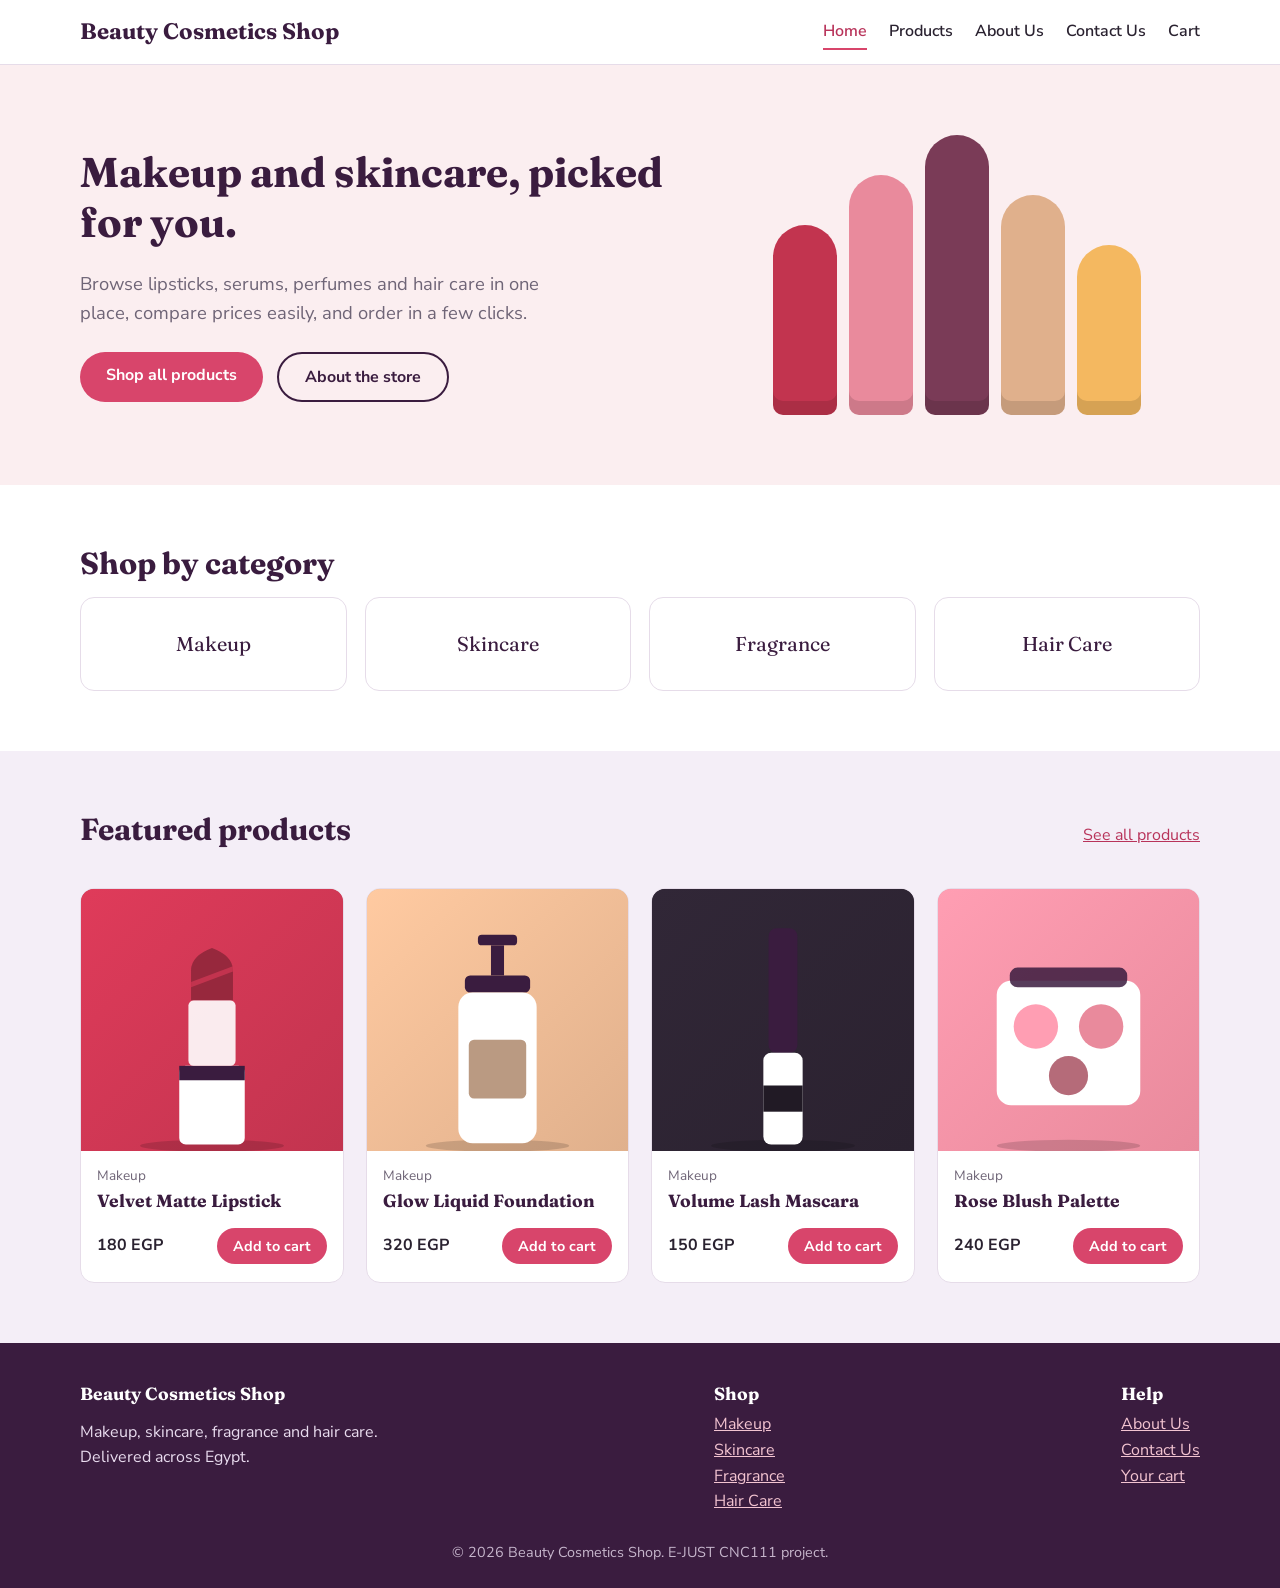
<file: index.html>
<!DOCTYPE html>
<html lang="en">
<head>
  <meta charset="UTF-8">
  <meta name="viewport" content="width=device-width, initial-scale=1">
  <meta name="description" content="Beauty Cosmetics Shop - makeup, skincare, fragrance and hair care delivered in Egypt.">
  <title>Beauty Cosmetics Shop | Home</title>
  <link rel="icon" href="data:image/svg+xml,%3Csvg xmlns=%27http://www.w3.org/2000/svg%27 viewBox=%270 0 100 100%27%3E%3Ccircle cx=%2750%27 cy=%2750%27 r=%2748%27 fill=%27%23d8456b%27/%3E%3Cpath d=%27M42 78V40h16v38z%27 fill=%27%23fff%27/%3E%3Cpath d=%27M44 40c0-10 3-16 6-22 3 6 6 12 6 22z%27 fill=%27%233a1c3f%27/%3E%3C/svg%3E">
  <link rel="preconnect" href="https://fonts.googleapis.com">
  <link rel="stylesheet" href="https://fonts.googleapis.com/css2?family=Fraunces:wght@600;700&family=Nunito+Sans:wght@400;600;700&display=swap">
  <link rel="stylesheet" href="style.css">
  <link rel="stylesheet" href="responsive.css">
</head>
<body>
  <a class="skip-link" href="#main">Skip to main content</a>

  <!-- ===== Header ===== -->
  <header class="site-header">
    <div class="container">
      <a class="logo" href="index.html">Beauty Cosmetics Shop</a>
      <nav class="main-nav" aria-label="Main navigation">
        <ul>
          <li><a href="index.html" aria-current="page">Home</a></li>
          <li><a href="products.html">Products</a></li>
          <li><a href="about.html">About Us</a></li>
          <li><a href="contact.html">Contact Us</a></li>
          <li><a href="cart.html">Cart</a></li>
        </ul>
      </nav>
    </div>
  </header>

  <!-- ===== Main content ===== -->
  <main id="main">
    <!-- Hero -->
    <section class="hero">
      <div class="container">
        <div>
          <h1>Makeup and skincare, picked for you.</h1>
          <p>Browse lipsticks, serums, perfumes and hair care in one place, compare prices easily, and order in a few clicks.</p>
          <div class="hero-actions">
            <a class="btn" href="products.html">Shop all products</a>
            <a class="btn btn-outline" href="about.html">About the store</a>
          </div>
        </div>
        <div class="shades" aria-hidden="true">
          <div class="shade"></div><div class="shade"></div><div class="shade"></div>
          <div class="shade"></div><div class="shade"></div>
        </div>
      </div>
    </section>

    <!-- Categories -->
    <section class="section">
      <div class="container">
        <h2>Shop by category</h2>
        <div class="category-grid">
          <a class="category-link" href="products.html?category=Makeup">Makeup</a>
          <a class="category-link" href="products.html?category=Skincare">Skincare</a>
          <a class="category-link" href="products.html?category=Fragrance">Fragrance</a>
          <a class="category-link" href="products.html?category=Hair Care">Hair Care</a>
        </div>
      </div>
    </section>

    <!-- Featured products (filled by main.js) -->
    <section class="section section-alt">
      <div class="container">
        <div class="section-head">
          <h2>Featured products</h2>
          <a href="products.html">See all products</a>
        </div>
        <div class="product-grid" id="featured-grid"></div>
      </div>
    </section>
  </main>

  <!-- ===== Footer ===== -->
  <footer class="site-footer">
    <div class="container">
      <div>
        <h3>Beauty Cosmetics Shop</h3>
        <p>Makeup, skincare, fragrance and hair care.<br>Delivered across Egypt.</p>
      </div>
      <div>
        <h3>Shop</h3>
        <ul>
          <li><a href="products.html?category=Makeup">Makeup</a></li>
          <li><a href="products.html?category=Skincare">Skincare</a></li>
          <li><a href="products.html?category=Fragrance">Fragrance</a></li>
          <li><a href="products.html?category=Hair Care">Hair Care</a></li>
        </ul>
      </div>
      <div>
        <h3>Help</h3>
        <ul>
          <li><a href="about.html">About Us</a></li>
          <li><a href="contact.html">Contact Us</a></li>
          <li><a href="cart.html">Your cart</a></li>
        </ul>
      </div>
    </div>
    <p class="copyright">&copy; 2026 Beauty Cosmetics Shop. E-JUST CNC111 project.</p>
  </footer>

  <script src="products.js"></script>
  <script src="cart.js"></script>
  <script src="main.js"></script>
</body>
</html>
</file>
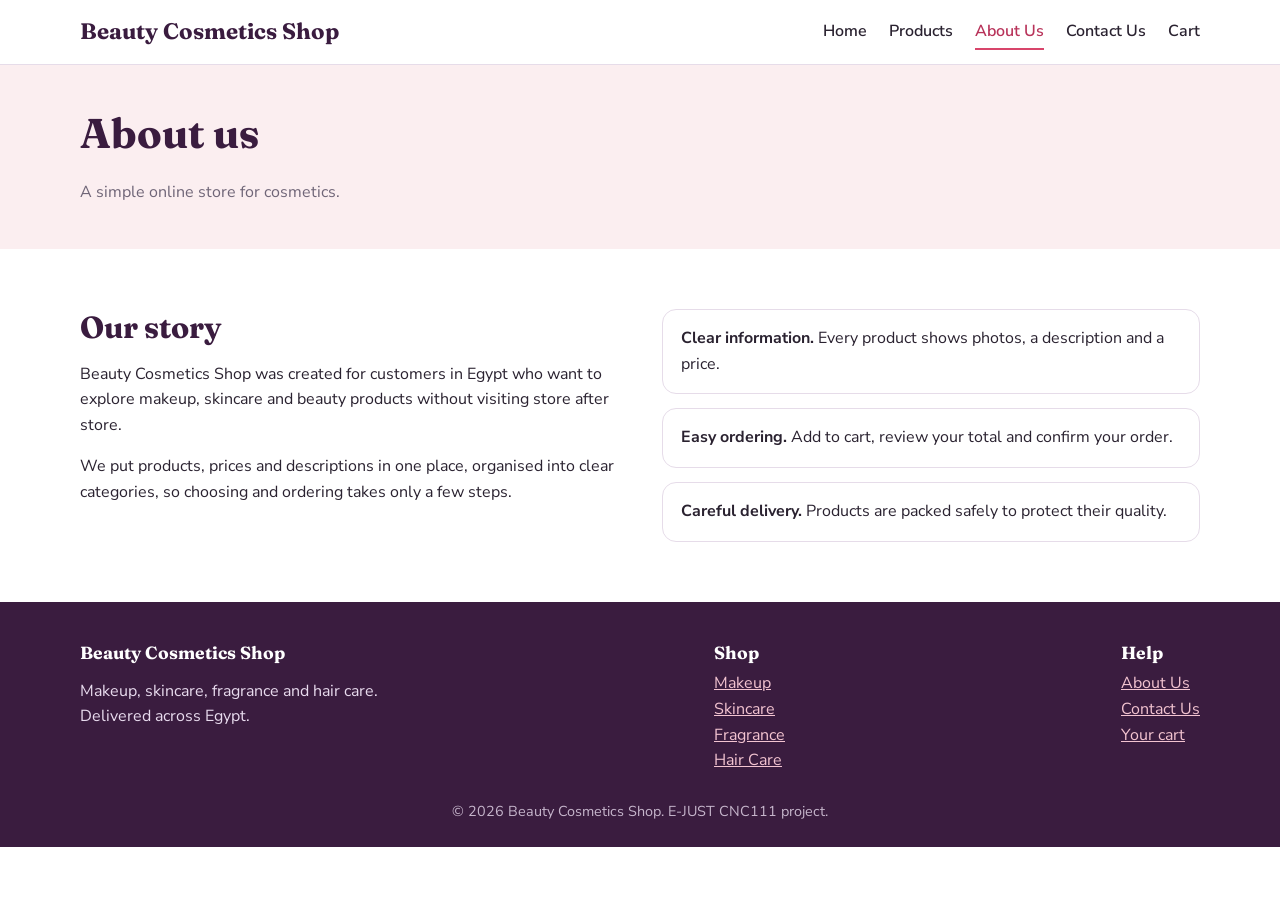
<file: about.html>
<!DOCTYPE html>
<html lang="en">
<head>
  <meta charset="UTF-8">
  <meta name="viewport" content="width=device-width, initial-scale=1">
  <meta name="description" content="Beauty Cosmetics Shop - makeup, skincare, fragrance and hair care delivered in Egypt.">
  <title>About Us | Beauty Cosmetics Shop</title>
  <link rel="icon" href="data:image/svg+xml,%3Csvg xmlns=%27http://www.w3.org/2000/svg%27 viewBox=%270 0 100 100%27%3E%3Ccircle cx=%2750%27 cy=%2750%27 r=%2748%27 fill=%27%23d8456b%27/%3E%3Cpath d=%27M42 78V40h16v38z%27 fill=%27%23fff%27/%3E%3Cpath d=%27M44 40c0-10 3-16 6-22 3 6 6 12 6 22z%27 fill=%27%233a1c3f%27/%3E%3C/svg%3E">
  <link rel="preconnect" href="https://fonts.googleapis.com">
  <link rel="stylesheet" href="https://fonts.googleapis.com/css2?family=Fraunces:wght@600;700&family=Nunito+Sans:wght@400;600;700&display=swap">
  <link rel="stylesheet" href="style.css">
  <link rel="stylesheet" href="responsive.css">
</head>
<body>
  <a class="skip-link" href="#main">Skip to main content</a>

  <!-- ===== Header ===== -->
  <header class="site-header">
    <div class="container">
      <a class="logo" href="index.html">Beauty Cosmetics Shop</a>
      <nav class="main-nav" aria-label="Main navigation">
        <ul>
          <li><a href="index.html">Home</a></li>
          <li><a href="products.html">Products</a></li>
          <li><a href="about.html" aria-current="page">About Us</a></li>
          <li><a href="contact.html">Contact Us</a></li>
          <li><a href="cart.html">Cart</a></li>
        </ul>
      </nav>
    </div>
  </header>

  <!-- ===== Main content ===== -->
  <main id="main">
    <section class="page-title">
      <div class="container">
        <h1>About us</h1>
        <p>A simple online store for cosmetics.</p>
      </div>
    </section>

    <section class="section">
      <div class="container two-col">
        <div>
          <h2>Our story</h2>
          <p>Beauty Cosmetics Shop was created for customers in Egypt who want to explore makeup, skincare and beauty products without visiting store after store.</p>
          <p>We put products, prices and descriptions in one place, organised into clear categories, so choosing and ordering takes only a few steps.</p>
        </div>
        <ul class="values">
          <li><strong>Clear information.</strong> Every product shows photos, a description and a price.</li>
          <li><strong>Easy ordering.</strong> Add to cart, review your total and confirm your order.</li>
          <li><strong>Careful delivery.</strong> Products are packed safely to protect their quality.</li>
        </ul>
      </div>
    </section>
  </main>

  <!-- ===== Footer ===== -->
  <footer class="site-footer">
    <div class="container">
      <div>
        <h3>Beauty Cosmetics Shop</h3>
        <p>Makeup, skincare, fragrance and hair care.<br>Delivered across Egypt.</p>
      </div>
      <div>
        <h3>Shop</h3>
        <ul>
          <li><a href="products.html?category=Makeup">Makeup</a></li>
          <li><a href="products.html?category=Skincare">Skincare</a></li>
          <li><a href="products.html?category=Fragrance">Fragrance</a></li>
          <li><a href="products.html?category=Hair Care">Hair Care</a></li>
        </ul>
      </div>
      <div>
        <h3>Help</h3>
        <ul>
          <li><a href="about.html">About Us</a></li>
          <li><a href="contact.html">Contact Us</a></li>
          <li><a href="cart.html">Your cart</a></li>
        </ul>
      </div>
    </div>
    <p class="copyright">&copy; 2026 Beauty Cosmetics Shop. E-JUST CNC111 project.</p>
  </footer>

  <script src="products.js"></script>
  <script src="cart.js"></script>
  <script src="main.js"></script>
</body>
</html>
</file>
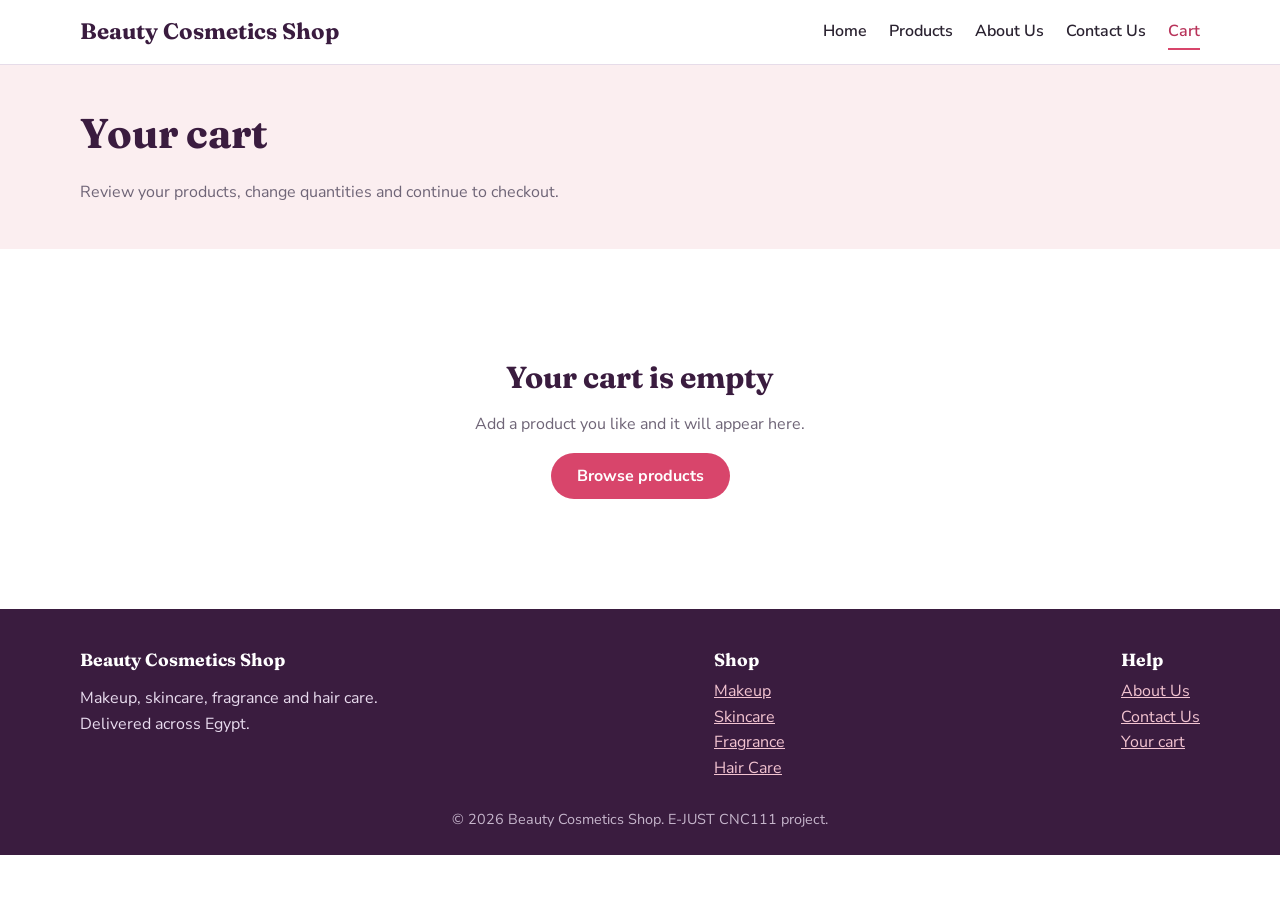
<file: cart.html>
<!DOCTYPE html>
<html lang="en">
<head>
  <meta charset="UTF-8">
  <meta name="viewport" content="width=device-width, initial-scale=1">
  <meta name="description" content="Review the products in your cart at Beauty Cosmetics Shop.">
  <title>Cart | Beauty Cosmetics Shop</title>
  <link rel="icon" href="data:image/svg+xml,%3Csvg xmlns=%27http://www.w3.org/2000/svg%27 viewBox=%270 0 100 100%27%3E%3Ccircle cx=%2750%27 cy=%2750%27 r=%2748%27 fill=%27%23d8456b%27/%3E%3Cpath d=%27M42 78V40h16v38z%27 fill=%27%23fff%27/%3E%3Cpath d=%27M44 40c0-10 3-16 6-22 3 6 6 12 6 22z%27 fill=%27%233a1c3f%27/%3E%3C/svg%3E">
  <link rel="preconnect" href="https://fonts.googleapis.com">
  <link rel="stylesheet" href="https://fonts.googleapis.com/css2?family=Fraunces:wght@600;700&family=Nunito+Sans:wght@400;600;700&display=swap">
  <link rel="stylesheet" href="style.css">
  <link rel="stylesheet" href="cart.css">
  <link rel="stylesheet" href="responsive.css">
</head>
<body>
  <a class="skip-link" href="#main">Skip to main content</a>
  <!-- ===== Header ===== -->
  <header class="site-header">
    <div class="container">
      <a class="logo" href="index.html">Beauty Cosmetics Shop</a>
      <nav class="main-nav" aria-label="Main navigation">
        <ul>
          <li><a href="index.html">Home</a></li>
          <li><a href="products.html">Products</a></li>
          <li><a href="about.html">About Us</a></li>
          <li><a href="contact.html">Contact Us</a></li>
          <li><a href="cart.html" aria-current="page">Cart</a></li>
        </ul>
      </nav>
    </div>
  </header>

  <!-- ===== Main content ===== -->
  <main id="main">
    <section class="page-title">
      <div class="container">
        <h1>Your cart</h1>
        <p>Review your products, change quantities and continue to checkout.</p>
      </div>
    </section>

    <section class="section">
      <div class="container">
        <div id="cart-empty" class="empty-state" hidden>
          <h2>Your cart is empty</h2>
          <p>Add a product you like and it will appear here.</p>
          <a class="btn" href="products.html">Browse products</a>
        </div>

        <div id="cart-content" class="cart-layout" hidden>
          <div>
            <ul class="cart-list" id="cart-items"></ul>
            <button class="link-btn" type="button" id="clear-cart">Empty cart</button>
          </div>

          <aside class="summary-box" aria-labelledby="summary-title">
            <h2 id="summary-title">Order summary</h2>
            <dl class="summary-rows" id="cart-summary"></dl>
            <p class="notice-small" id="shipping-hint"></p>

            <form id="promo-form" class="promo-form" novalidate>
              <label for="promo-input">Promo code</label>
              <div class="promo-row">
                <input id="promo-input" type="text" autocomplete="off" placeholder="Try BEAUTY10">
                <button class="btn btn-small btn-outline" type="submit">Apply</button>
              </div>
              <p class="feedback" id="promo-msg" role="status"></p>
            </form>

            <a class="btn btn-block" href="checkout.html">Go to checkout</a>
            <a class="back-link" href="products.html">&larr; Continue shopping</a>
          </aside>
        </div>
      </div>
    </section>
  </main>

  <!-- ===== Footer ===== -->
  <footer class="site-footer">
    <div class="container">
      <div>
        <h3>Beauty Cosmetics Shop</h3>
        <p>Makeup, skincare, fragrance and hair care.<br>Delivered across Egypt.</p>
      </div>
      <div>
        <h3>Shop</h3>
        <ul>
          <li><a href="products.html?category=Makeup">Makeup</a></li>
          <li><a href="products.html?category=Skincare">Skincare</a></li>
          <li><a href="products.html?category=Fragrance">Fragrance</a></li>
          <li><a href="products.html?category=Hair Care">Hair Care</a></li>
        </ul>
      </div>
      <div>
        <h3>Help</h3>
        <ul>
          <li><a href="about.html">About Us</a></li>
          <li><a href="contact.html">Contact Us</a></li>
          <li><a href="cart.html">Your cart</a></li>
        </ul>
      </div>
    </div>
    <p class="copyright">&copy; 2026 Beauty Cosmetics Shop. E-JUST CNC111 project.</p>
  </footer>

  <script src="products.js"></script>
  <script src="cart.js"></script>
</body>
</html>
</file>
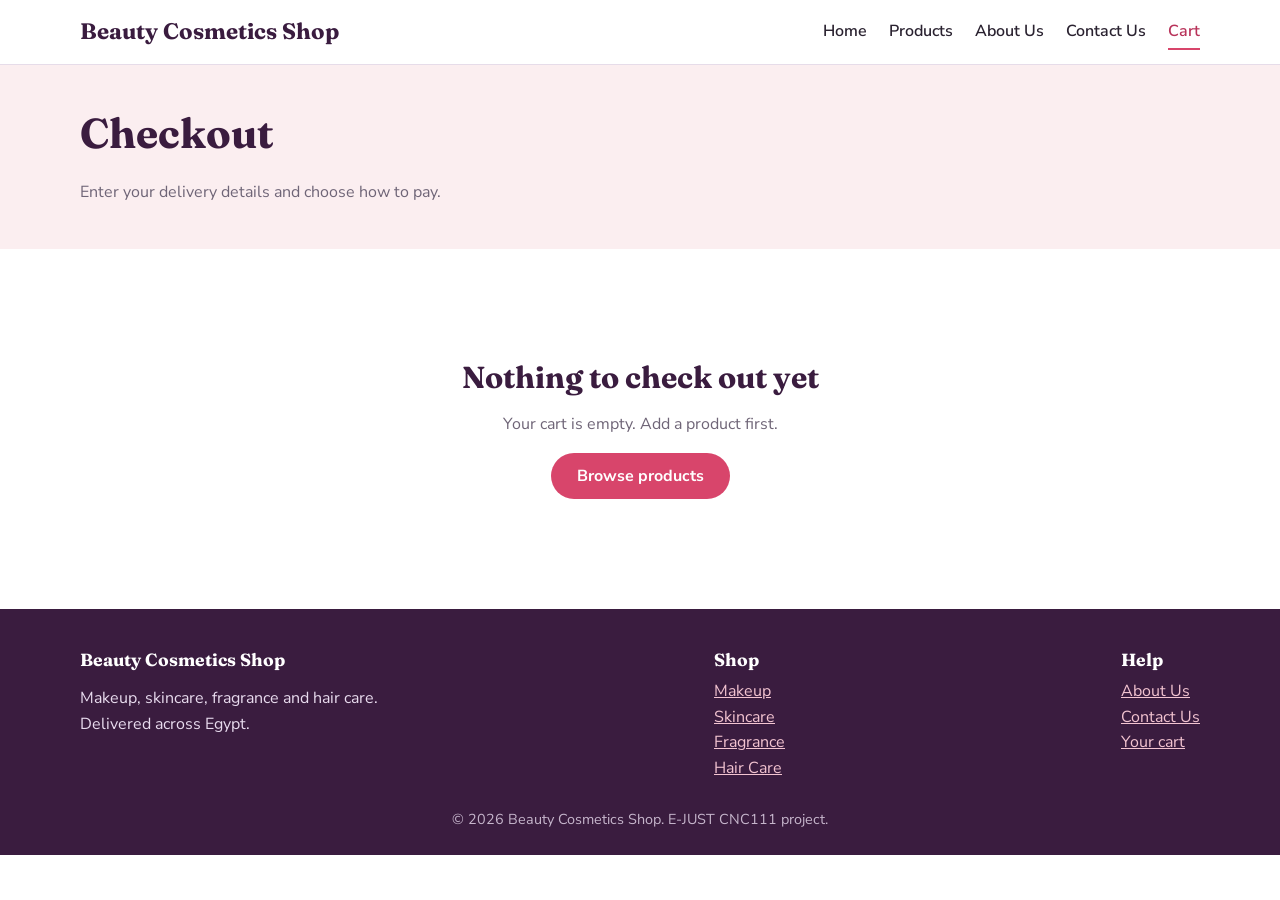
<file: checkout.html>
<!DOCTYPE html>
<html lang="en">
<head>
  <meta charset="UTF-8">
  <meta name="viewport" content="width=device-width, initial-scale=1">
  <meta name="description" content="Enter your delivery and payment details to place your order.">
  <title>Checkout | Beauty Cosmetics Shop</title>
  <link rel="icon" href="data:image/svg+xml,%3Csvg xmlns=%27http://www.w3.org/2000/svg%27 viewBox=%270 0 100 100%27%3E%3Ccircle cx=%2750%27 cy=%2750%27 r=%2748%27 fill=%27%23d8456b%27/%3E%3Cpath d=%27M42 78V40h16v38z%27 fill=%27%23fff%27/%3E%3Cpath d=%27M44 40c0-10 3-16 6-22 3 6 6 12 6 22z%27 fill=%27%233a1c3f%27/%3E%3C/svg%3E">
  <link rel="preconnect" href="https://fonts.googleapis.com">
  <link rel="stylesheet" href="https://fonts.googleapis.com/css2?family=Fraunces:wght@600;700&family=Nunito+Sans:wght@400;600;700&display=swap">
  <link rel="stylesheet" href="style.css">
  <link rel="stylesheet" href="cart.css">
  <link rel="stylesheet" href="responsive.css">
</head>
<body>
  <a class="skip-link" href="#main">Skip to main content</a>
  <!-- ===== Header ===== -->
  <header class="site-header">
    <div class="container">
      <a class="logo" href="index.html">Beauty Cosmetics Shop</a>
      <nav class="main-nav" aria-label="Main navigation">
        <ul>
          <li><a href="index.html">Home</a></li>
          <li><a href="products.html">Products</a></li>
          <li><a href="about.html">About Us</a></li>
          <li><a href="contact.html">Contact Us</a></li>
          <li><a href="cart.html" aria-current="page">Cart</a></li>
        </ul>
      </nav>
    </div>
  </header>

  <!-- ===== Main content ===== -->
  <main id="main">
    <section class="page-title">
      <div class="container">
        <h1>Checkout</h1>
        <p>Enter your delivery details and choose how to pay.</p>
      </div>
    </section>

    <section class="section">
      <div class="container">
        <div id="checkout-empty" class="empty-state" hidden>
          <h2>Nothing to check out yet</h2>
          <p>Your cart is empty. Add a product first.</p>
          <a class="btn" href="products.html">Browse products</a>
        </div>

        <div class="cart-layout" data-checkout-content>
          <form id="checkout-form" novalidate>
            <fieldset>
              <legend>Delivery details</legend>
            <div class="form-row">
              <label for="fullName">Full name</label>
              <input id="fullName" name="fullName" type="text" autocomplete="name" required>
              <p class="field-error" id="fullName-error" aria-live="polite"></p>
            </div>
            <div class="form-row">
              <label for="email">Email</label>
              <input id="email" name="email" type="email" autocomplete="email" required>
              <p class="field-error" id="email-error" aria-live="polite"></p>
            </div>
            <div class="form-row">
              <label for="phone">Mobile number</label>
              <input id="phone" name="phone" type="tel" autocomplete="tel" inputmode="tel" placeholder="0100 000 0000" required>
              <p class="field-error" id="phone-error" aria-live="polite"></p>
            </div>
            <div class="form-row">
              <label for="address">Street address</label>
              <input id="address" name="address" type="text" autocomplete="street-address" required>
              <p class="field-error" id="address-error" aria-live="polite"></p>
            </div>
            <div class="form-row">
                <label for="city">City</label>
                <select id="city" name="city" autocomplete="address-level2" required><option value="">Choose your city</option><option>Alexandria</option><option>Cairo</option><option>Giza</option><option>Mansoura</option><option>Tanta</option><option>Port Said</option><option>Suez</option><option>Ismailia</option><option>Damanhour</option><option>Hurghada</option><option>Luxor</option><option>Aswan</option><option>Other</option></select>
                <p class="field-error" id="city-error" aria-live="polite"></p>
              </div>
            </fieldset>

            <fieldset>
              <legend>Payment method</legend>
              <label class="choice"><input type="radio" name="payment" value="cod" checked> Cash on delivery</label>
              <label class="choice"><input type="radio" name="payment" value="card"> Credit / debit card</label>

              <div id="card-fields" hidden>
              <div class="form-row">
                <label for="cardNumber">Card number</label>
                <input id="cardNumber" name="cardNumber" type="text" autocomplete="cc-number" inputmode="numeric" placeholder="1234 5678 9012 3456" maxlength="19" required>
                <p class="field-error" id="cardNumber-error" aria-live="polite"></p>
              </div>
                <div class="form-pair">
                <div class="form-row">
                  <label for="cardExpiry">Expiry (MM/YY)</label>
                  <input id="cardExpiry" name="cardExpiry" type="text" autocomplete="cc-exp" inputmode="numeric" placeholder="08/28" maxlength="5" required>
                  <p class="field-error" id="cardExpiry-error" aria-live="polite"></p>
                </div>
                <div class="form-row">
                  <label for="cardCvv">CVV</label>
                  <input id="cardCvv" name="cardCvv" type="password" autocomplete="cc-csc" inputmode="numeric" maxlength="4" required>
                  <p class="field-error" id="cardCvv-error" aria-live="polite"></p>
                </div>
                </div>
                <p class="notice-small">This is a student project: card details are checked in the browser only and are never saved or sent anywhere.</p>
              </div>
            </fieldset>

            <p class="feedback error" id="form-error-summary" role="alert"></p>
            <button class="btn" type="submit">Place order</button>
          </form>

          <aside class="summary-box" aria-labelledby="co-title">
            <h2 id="co-title">Your order</h2>
            <ul class="summary-items" id="checkout-items"></ul>
            <dl class="summary-rows" id="checkout-summary"></dl>
            <a class="back-link" href="cart.html">&larr; Edit cart</a>
          </aside>
        </div>
      </div>
    </section>
  </main>

  <!-- ===== Footer ===== -->
  <footer class="site-footer">
    <div class="container">
      <div>
        <h3>Beauty Cosmetics Shop</h3>
        <p>Makeup, skincare, fragrance and hair care.<br>Delivered across Egypt.</p>
      </div>
      <div>
        <h3>Shop</h3>
        <ul>
          <li><a href="products.html?category=Makeup">Makeup</a></li>
          <li><a href="products.html?category=Skincare">Skincare</a></li>
          <li><a href="products.html?category=Fragrance">Fragrance</a></li>
          <li><a href="products.html?category=Hair Care">Hair Care</a></li>
        </ul>
      </div>
      <div>
        <h3>Help</h3>
        <ul>
          <li><a href="about.html">About Us</a></li>
          <li><a href="contact.html">Contact Us</a></li>
          <li><a href="cart.html">Your cart</a></li>
        </ul>
      </div>
    </div>
    <p class="copyright">&copy; 2026 Beauty Cosmetics Shop. E-JUST CNC111 project.</p>
  </footer>

  <script src="products.js"></script>
  <script src="cart.js"></script>
  <script src="checkout.js"></script>
</body>
</html>
</file>
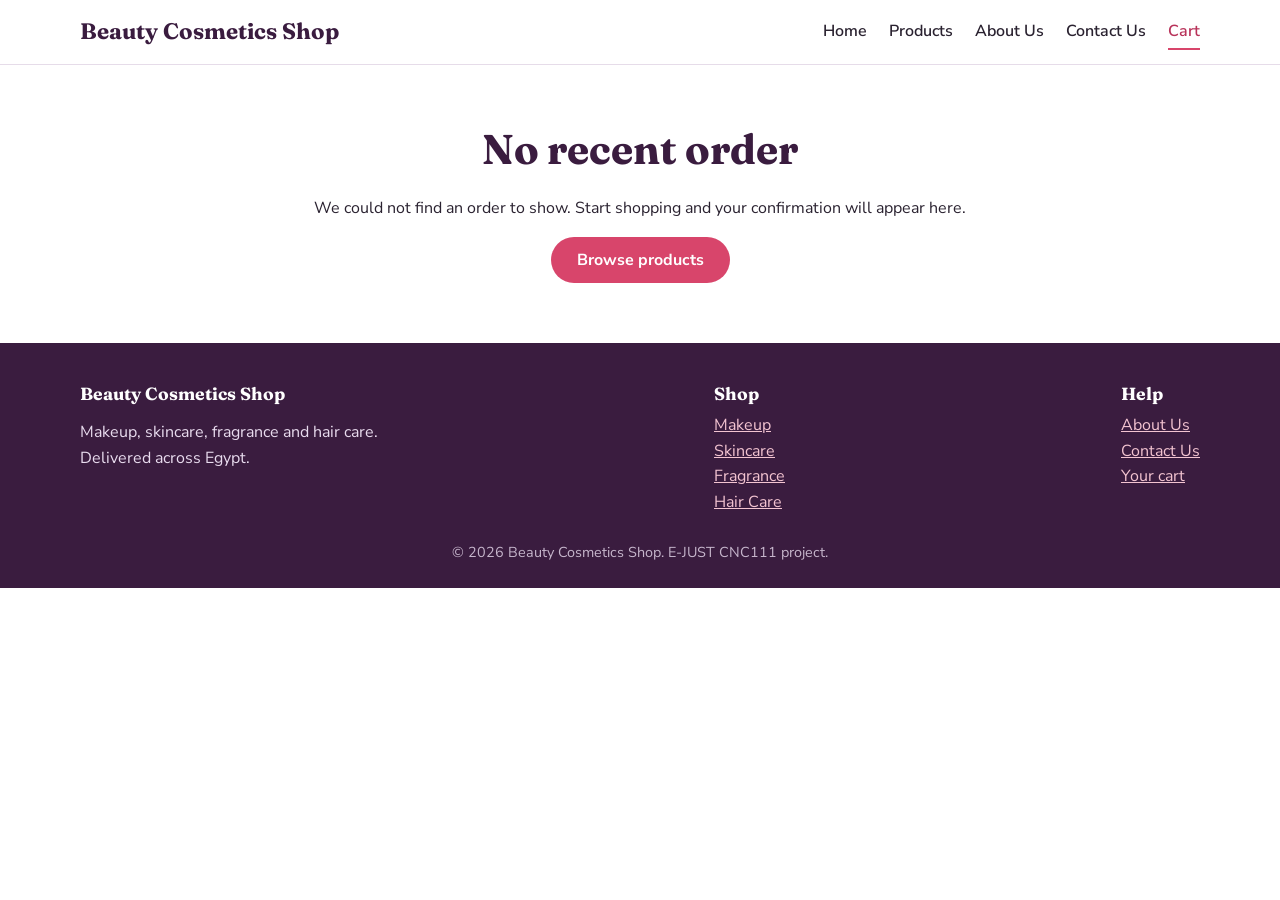
<file: confirmation.html>
<!DOCTYPE html>
<html lang="en">
<head>
  <meta charset="UTF-8">
  <meta name="viewport" content="width=device-width, initial-scale=1">
  <meta name="description" content="Your order at Beauty Cosmetics Shop was placed.">
  <title>Order confirmation | Beauty Cosmetics Shop</title>
  <link rel="icon" href="data:image/svg+xml,%3Csvg xmlns=%27http://www.w3.org/2000/svg%27 viewBox=%270 0 100 100%27%3E%3Ccircle cx=%2750%27 cy=%2750%27 r=%2748%27 fill=%27%23d8456b%27/%3E%3Cpath d=%27M42 78V40h16v38z%27 fill=%27%23fff%27/%3E%3Cpath d=%27M44 40c0-10 3-16 6-22 3 6 6 12 6 22z%27 fill=%27%233a1c3f%27/%3E%3C/svg%3E">
  <link rel="preconnect" href="https://fonts.googleapis.com">
  <link rel="stylesheet" href="https://fonts.googleapis.com/css2?family=Fraunces:wght@600;700&family=Nunito+Sans:wght@400;600;700&display=swap">
  <link rel="stylesheet" href="style.css">
  <link rel="stylesheet" href="cart.css">
  <link rel="stylesheet" href="responsive.css">
</head>
<body>
  <a class="skip-link" href="#main">Skip to main content</a>
  <!-- ===== Header ===== -->
  <header class="site-header">
    <div class="container">
      <a class="logo" href="index.html">Beauty Cosmetics Shop</a>
      <nav class="main-nav" aria-label="Main navigation">
        <ul>
          <li><a href="index.html">Home</a></li>
          <li><a href="products.html">Products</a></li>
          <li><a href="about.html">About Us</a></li>
          <li><a href="contact.html">Contact Us</a></li>
          <li><a href="cart.html" aria-current="page">Cart</a></li>
        </ul>
      </nav>
    </div>
  </header>

  <!-- ===== Main content ===== -->
  <main id="main">
    <section class="section">
      <div class="container narrow">
        <div id="order-box" class="order-box"></div>
      </div>
    </section>
  </main>

  <!-- ===== Footer ===== -->
  <footer class="site-footer">
    <div class="container">
      <div>
        <h3>Beauty Cosmetics Shop</h3>
        <p>Makeup, skincare, fragrance and hair care.<br>Delivered across Egypt.</p>
      </div>
      <div>
        <h3>Shop</h3>
        <ul>
          <li><a href="products.html?category=Makeup">Makeup</a></li>
          <li><a href="products.html?category=Skincare">Skincare</a></li>
          <li><a href="products.html?category=Fragrance">Fragrance</a></li>
          <li><a href="products.html?category=Hair Care">Hair Care</a></li>
        </ul>
      </div>
      <div>
        <h3>Help</h3>
        <ul>
          <li><a href="about.html">About Us</a></li>
          <li><a href="contact.html">Contact Us</a></li>
          <li><a href="cart.html">Your cart</a></li>
        </ul>
      </div>
    </div>
    <p class="copyright">&copy; 2026 Beauty Cosmetics Shop. E-JUST CNC111 project.</p>
  </footer>

  <script src="products.js"></script>
  <script src="cart.js"></script>
  <script src="checkout.js"></script>
</body>
</html>
</file>
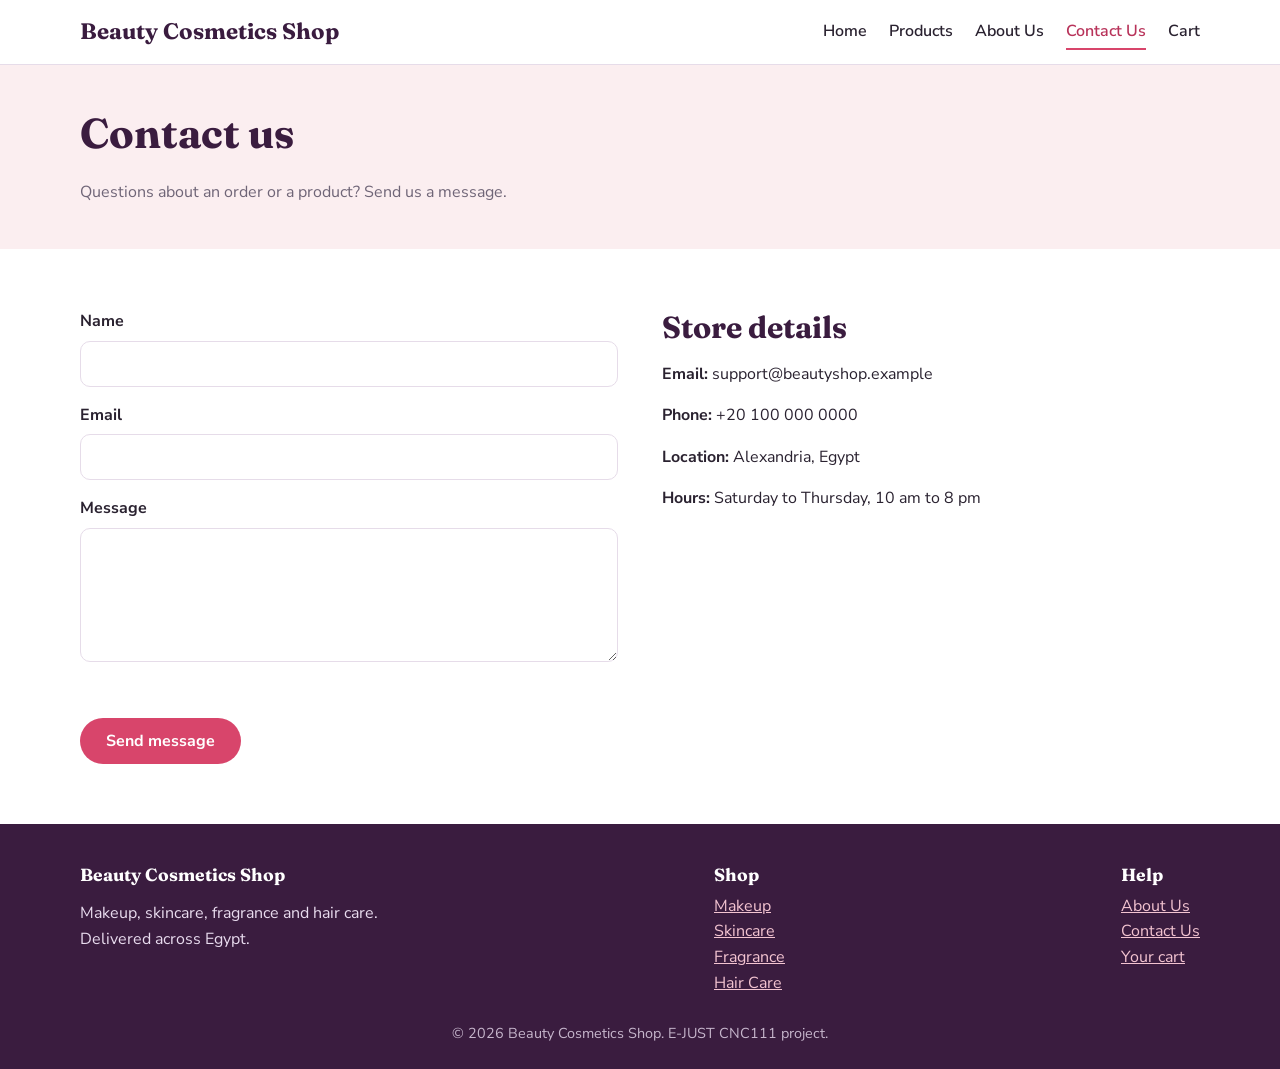
<file: contact.html>
<!DOCTYPE html>
<html lang="en">
<head>
  <meta charset="UTF-8">
  <meta name="viewport" content="width=device-width, initial-scale=1">
  <meta name="description" content="Beauty Cosmetics Shop - makeup, skincare, fragrance and hair care delivered in Egypt.">
  <title>Contact Us | Beauty Cosmetics Shop</title>
  <link rel="icon" href="data:image/svg+xml,%3Csvg xmlns=%27http://www.w3.org/2000/svg%27 viewBox=%270 0 100 100%27%3E%3Ccircle cx=%2750%27 cy=%2750%27 r=%2748%27 fill=%27%23d8456b%27/%3E%3Cpath d=%27M42 78V40h16v38z%27 fill=%27%23fff%27/%3E%3Cpath d=%27M44 40c0-10 3-16 6-22 3 6 6 12 6 22z%27 fill=%27%233a1c3f%27/%3E%3C/svg%3E">
  <link rel="preconnect" href="https://fonts.googleapis.com">
  <link rel="stylesheet" href="https://fonts.googleapis.com/css2?family=Fraunces:wght@600;700&family=Nunito+Sans:wght@400;600;700&display=swap">
  <link rel="stylesheet" href="style.css">
  <link rel="stylesheet" href="responsive.css">
</head>
<body>
  <a class="skip-link" href="#main">Skip to main content</a>

  <!-- ===== Header ===== -->
  <header class="site-header">
    <div class="container">
      <a class="logo" href="index.html">Beauty Cosmetics Shop</a>
      <nav class="main-nav" aria-label="Main navigation">
        <ul>
          <li><a href="index.html">Home</a></li>
          <li><a href="products.html">Products</a></li>
          <li><a href="about.html">About Us</a></li>
          <li><a href="contact.html" aria-current="page">Contact Us</a></li>
          <li><a href="cart.html">Cart</a></li>
        </ul>
      </nav>
    </div>
  </header>

  <!-- ===== Main content ===== -->
  <main id="main">
    <section class="page-title">
      <div class="container">
        <h1>Contact us</h1>
        <p>Questions about an order or a product? Send us a message.</p>
      </div>
    </section>

    <section class="section">
      <div class="container two-col">
        <form id="contact-form" novalidate>
          <div class="form-row">
            <label for="name">Name</label>
            <input id="name" name="name" type="text" autocomplete="name" required>
          </div>
          <div class="form-row">
            <label for="email">Email</label>
            <input id="email" name="email" type="email" autocomplete="email" required>
          </div>
          <div class="form-row">
            <label for="message">Message</label>
            <textarea id="message" name="message" rows="5" required></textarea>
          </div>
          <p class="feedback" id="form-feedback" role="status"></p>
          <button class="btn" type="submit">Send message</button>
        </form>

        <div>
          <h2>Store details</h2>
          <p><strong>Email:</strong> support@beautyshop.example</p>
          <p><strong>Phone:</strong> +20 100 000 0000</p>
          <p><strong>Location:</strong> Alexandria, Egypt</p>
          <p><strong>Hours:</strong> Saturday to Thursday, 10 am to 8 pm</p>
        </div>
      </div>
    </section>
  </main>

  <!-- ===== Footer ===== -->
  <footer class="site-footer">
    <div class="container">
      <div>
        <h3>Beauty Cosmetics Shop</h3>
        <p>Makeup, skincare, fragrance and hair care.<br>Delivered across Egypt.</p>
      </div>
      <div>
        <h3>Shop</h3>
        <ul>
          <li><a href="products.html?category=Makeup">Makeup</a></li>
          <li><a href="products.html?category=Skincare">Skincare</a></li>
          <li><a href="products.html?category=Fragrance">Fragrance</a></li>
          <li><a href="products.html?category=Hair Care">Hair Care</a></li>
        </ul>
      </div>
      <div>
        <h3>Help</h3>
        <ul>
          <li><a href="about.html">About Us</a></li>
          <li><a href="contact.html">Contact Us</a></li>
          <li><a href="cart.html">Your cart</a></li>
        </ul>
      </div>
    </div>
    <p class="copyright">&copy; 2026 Beauty Cosmetics Shop. E-JUST CNC111 project.</p>
  </footer>

  <script src="products.js"></script>
  <script src="cart.js"></script>
  <script src="main.js"></script>
</body>
</html>
</file>
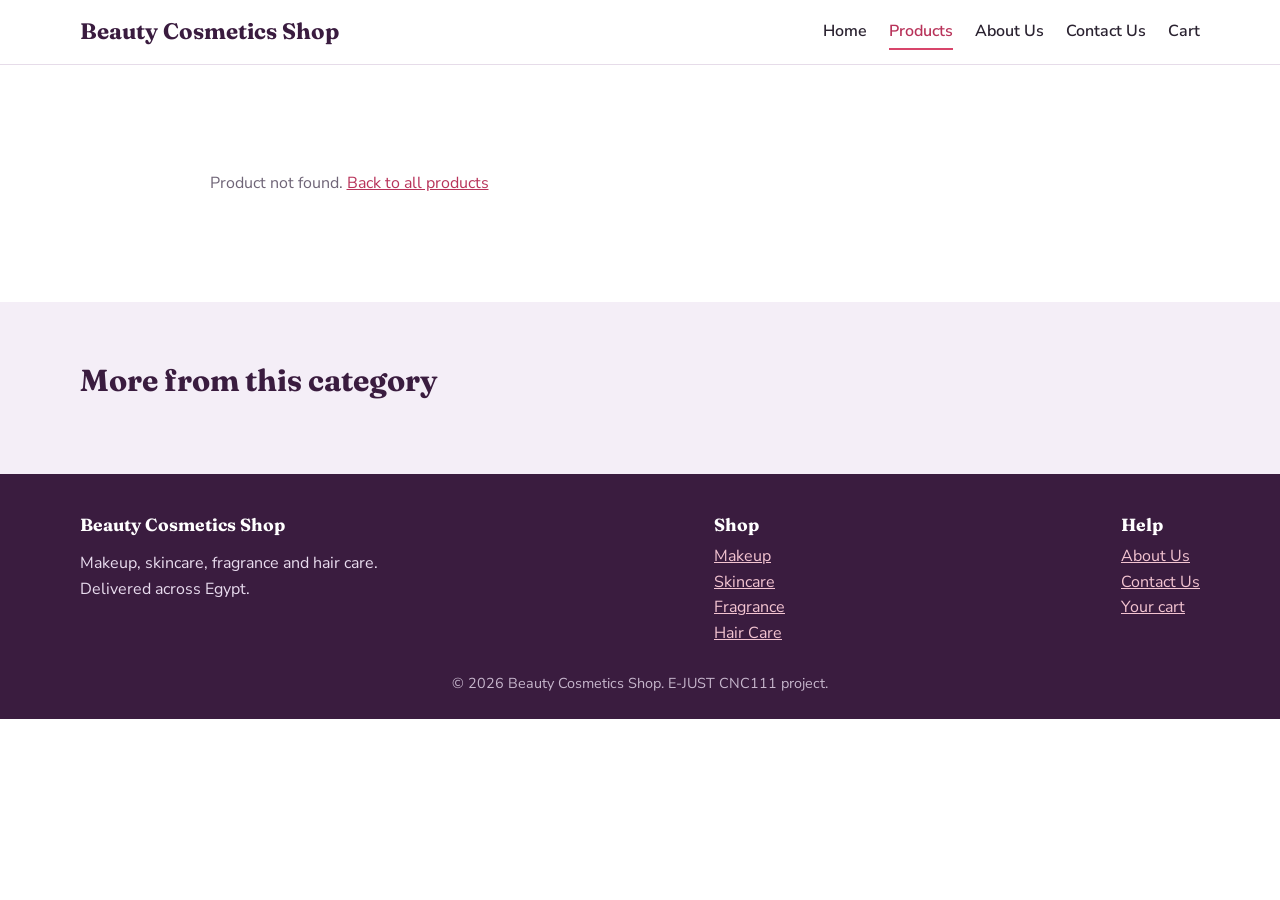
<file: product-details.html>
<!DOCTYPE html>
<html lang="en">
<head>
  <meta charset="UTF-8">
  <meta name="viewport" content="width=device-width, initial-scale=1">
  <meta name="description" content="Beauty Cosmetics Shop - makeup, skincare, fragrance and hair care delivered in Egypt.">
  <title>Product Details | Beauty Cosmetics Shop</title>
  <link rel="icon" href="data:image/svg+xml,%3Csvg xmlns=%27http://www.w3.org/2000/svg%27 viewBox=%270 0 100 100%27%3E%3Ccircle cx=%2750%27 cy=%2750%27 r=%2748%27 fill=%27%23d8456b%27/%3E%3Cpath d=%27M42 78V40h16v38z%27 fill=%27%23fff%27/%3E%3Cpath d=%27M44 40c0-10 3-16 6-22 3 6 6 12 6 22z%27 fill=%27%233a1c3f%27/%3E%3C/svg%3E">
  <link rel="preconnect" href="https://fonts.googleapis.com">
  <link rel="stylesheet" href="https://fonts.googleapis.com/css2?family=Fraunces:wght@600;700&family=Nunito+Sans:wght@400;600;700&display=swap">
  <link rel="stylesheet" href="style.css">
  <link rel="stylesheet" href="responsive.css">
</head>
<body>
  <a class="skip-link" href="#main">Skip to main content</a>

  <!-- ===== Header ===== -->
  <header class="site-header">
    <div class="container">
      <a class="logo" href="index.html">Beauty Cosmetics Shop</a>
      <nav class="main-nav" aria-label="Main navigation">
        <ul>
          <li><a href="index.html">Home</a></li>
          <li><a href="products.html" aria-current="page">Products</a></li>
          <li><a href="about.html">About Us</a></li>
          <li><a href="contact.html">Contact Us</a></li>
          <li><a href="cart.html">Cart</a></li>
        </ul>
      </nav>
    </div>
  </header>

  <!-- ===== Main content ===== -->
  <main id="main">
    <section class="section">
      <div class="container">
        <!-- filled by main.js using ?id= from the address -->
        <div class="detail" id="product-detail"></div>
      </div>
    </section>

    <section class="section section-alt">
      <div class="container">
        <h2>More from this category</h2>
        <div class="product-grid" id="related-grid"></div>
      </div>
    </section>
  </main>

  <!-- ===== Footer ===== -->
  <footer class="site-footer">
    <div class="container">
      <div>
        <h3>Beauty Cosmetics Shop</h3>
        <p>Makeup, skincare, fragrance and hair care.<br>Delivered across Egypt.</p>
      </div>
      <div>
        <h3>Shop</h3>
        <ul>
          <li><a href="products.html?category=Makeup">Makeup</a></li>
          <li><a href="products.html?category=Skincare">Skincare</a></li>
          <li><a href="products.html?category=Fragrance">Fragrance</a></li>
          <li><a href="products.html?category=Hair Care">Hair Care</a></li>
        </ul>
      </div>
      <div>
        <h3>Help</h3>
        <ul>
          <li><a href="about.html">About Us</a></li>
          <li><a href="contact.html">Contact Us</a></li>
          <li><a href="cart.html">Your cart</a></li>
        </ul>
      </div>
    </div>
    <p class="copyright">&copy; 2026 Beauty Cosmetics Shop. E-JUST CNC111 project.</p>
  </footer>

  <script src="products.js"></script>
  <script src="cart.js"></script>
  <script src="main.js"></script>
</body>
</html>
</file>
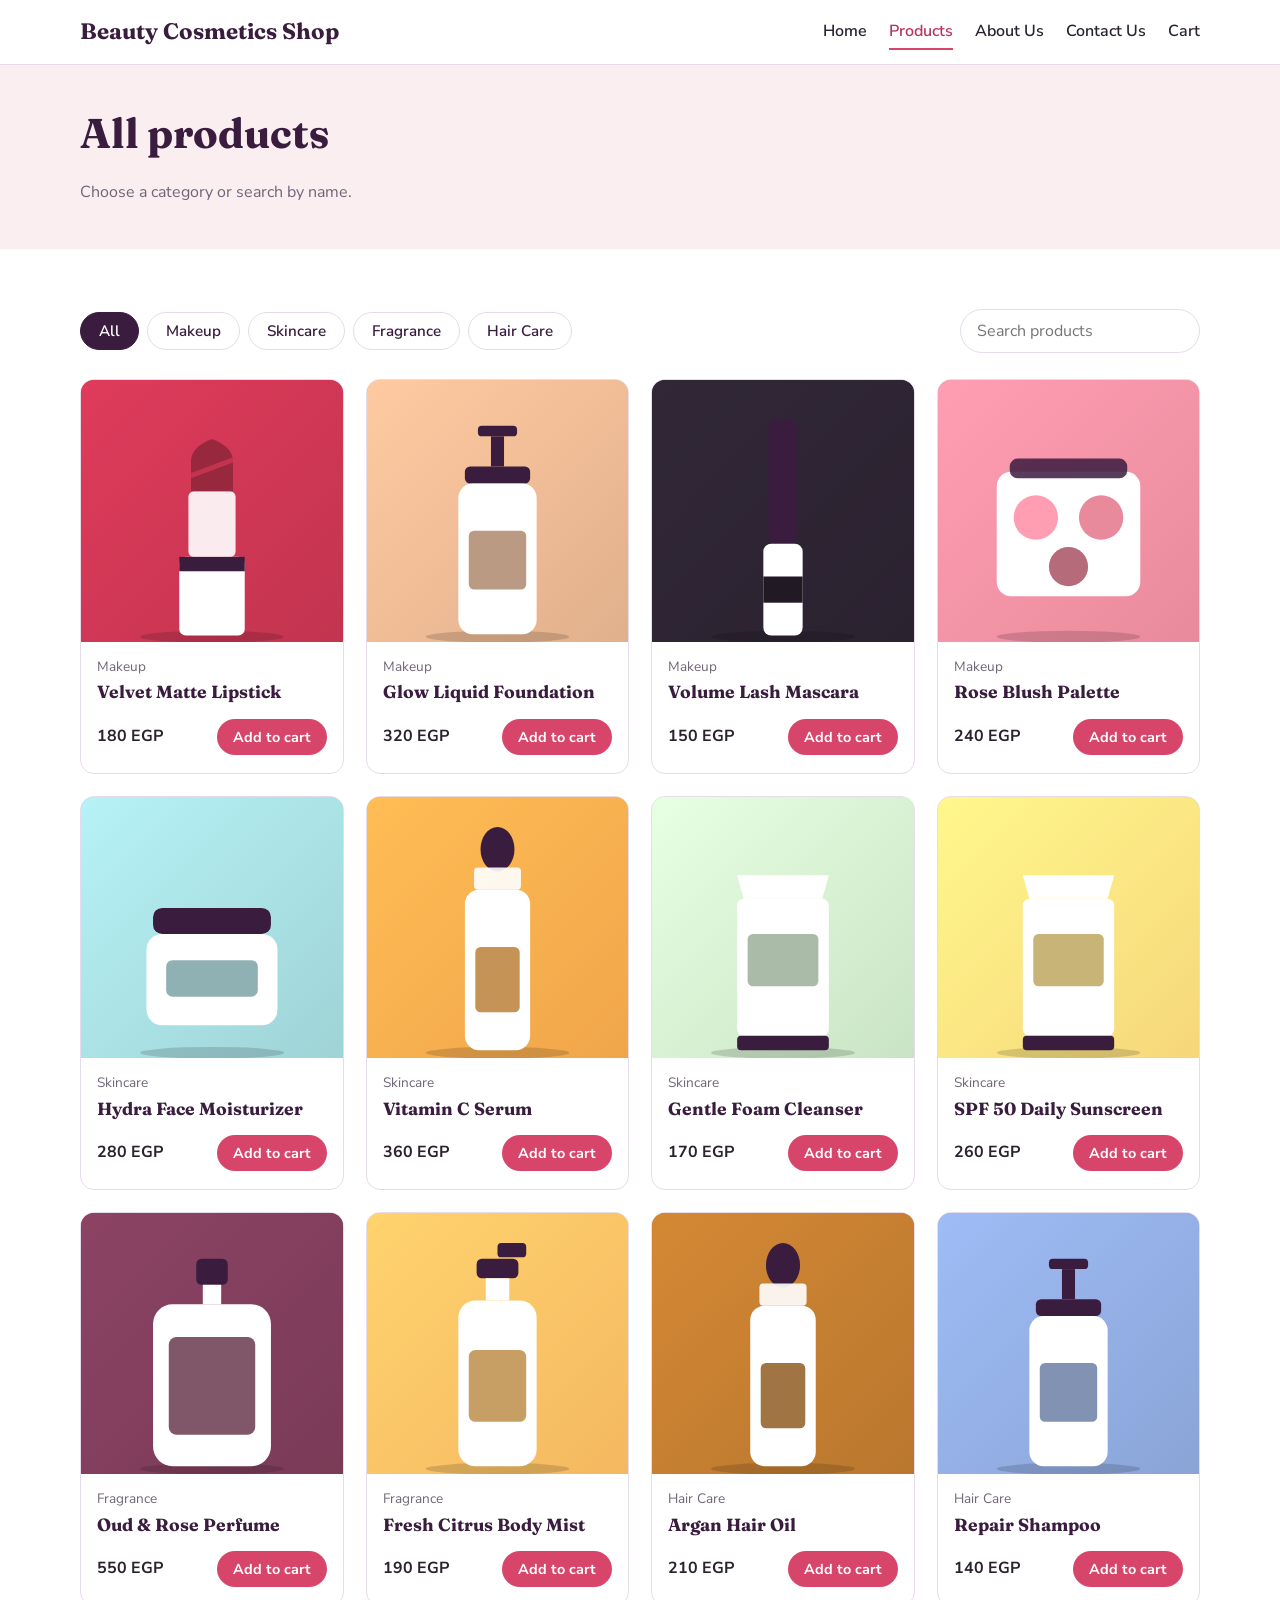
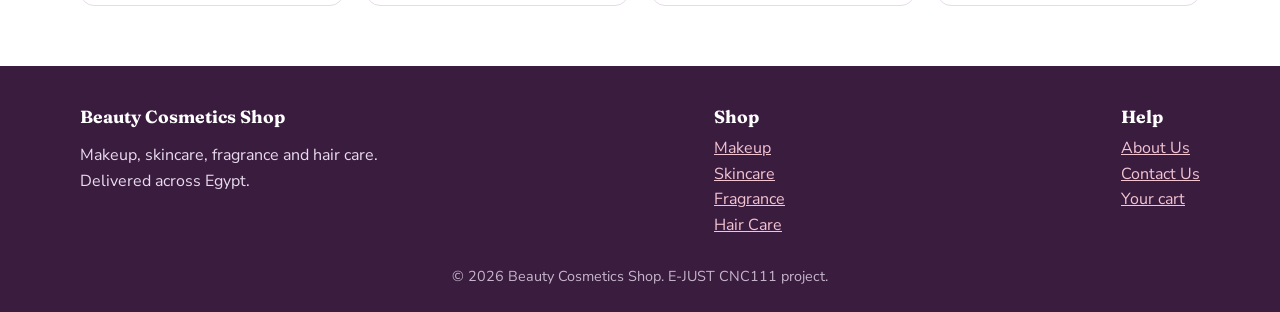
<file: products.html>
<!DOCTYPE html>
<html lang="en">
<head>
  <meta charset="UTF-8">
  <meta name="viewport" content="width=device-width, initial-scale=1">
  <meta name="description" content="Beauty Cosmetics Shop - makeup, skincare, fragrance and hair care delivered in Egypt.">
  <title>Products | Beauty Cosmetics Shop</title>
  <link rel="icon" href="data:image/svg+xml,%3Csvg xmlns=%27http://www.w3.org/2000/svg%27 viewBox=%270 0 100 100%27%3E%3Ccircle cx=%2750%27 cy=%2750%27 r=%2748%27 fill=%27%23d8456b%27/%3E%3Cpath d=%27M42 78V40h16v38z%27 fill=%27%23fff%27/%3E%3Cpath d=%27M44 40c0-10 3-16 6-22 3 6 6 12 6 22z%27 fill=%27%233a1c3f%27/%3E%3C/svg%3E">
  <link rel="preconnect" href="https://fonts.googleapis.com">
  <link rel="stylesheet" href="https://fonts.googleapis.com/css2?family=Fraunces:wght@600;700&family=Nunito+Sans:wght@400;600;700&display=swap">
  <link rel="stylesheet" href="style.css">
  <link rel="stylesheet" href="responsive.css">
</head>
<body>
  <a class="skip-link" href="#main">Skip to main content</a>

  <!-- ===== Header ===== -->
  <header class="site-header">
    <div class="container">
      <a class="logo" href="index.html">Beauty Cosmetics Shop</a>
      <nav class="main-nav" aria-label="Main navigation">
        <ul>
          <li><a href="index.html">Home</a></li>
          <li><a href="products.html" aria-current="page">Products</a></li>
          <li><a href="about.html">About Us</a></li>
          <li><a href="contact.html">Contact Us</a></li>
          <li><a href="cart.html">Cart</a></li>
        </ul>
      </nav>
    </div>
  </header>

  <!-- ===== Main content ===== -->
  <main id="main">
    <section class="page-title">
      <div class="container">
        <h1>All products</h1>
        <p>Choose a category or search by name.</p>
      </div>
    </section>

    <section class="section">
      <div class="container">
        <div class="toolbar">
          <div class="filters" role="group" aria-label="Filter by category">
            <button class="filter-btn active" type="button" data-category="All">All</button>
            <button class="filter-btn" type="button" data-category="Makeup">Makeup</button>
            <button class="filter-btn" type="button" data-category="Skincare">Skincare</button>
            <button class="filter-btn" type="button" data-category="Fragrance">Fragrance</button>
            <button class="filter-btn" type="button" data-category="Hair Care">Hair Care</button>
          </div>
          <input id="search-box" type="search" placeholder="Search products" aria-label="Search products">
        </div>

        <div class="product-grid" id="products-grid"></div>
        <p class="notice" id="empty-msg" hidden>No products match your search. Try another word or category.</p>
      </div>
    </section>
  </main>

  <!-- ===== Footer ===== -->
  <footer class="site-footer">
    <div class="container">
      <div>
        <h3>Beauty Cosmetics Shop</h3>
        <p>Makeup, skincare, fragrance and hair care.<br>Delivered across Egypt.</p>
      </div>
      <div>
        <h3>Shop</h3>
        <ul>
          <li><a href="products.html?category=Makeup">Makeup</a></li>
          <li><a href="products.html?category=Skincare">Skincare</a></li>
          <li><a href="products.html?category=Fragrance">Fragrance</a></li>
          <li><a href="products.html?category=Hair Care">Hair Care</a></li>
        </ul>
      </div>
      <div>
        <h3>Help</h3>
        <ul>
          <li><a href="about.html">About Us</a></li>
          <li><a href="contact.html">Contact Us</a></li>
          <li><a href="cart.html">Your cart</a></li>
        </ul>
      </div>
    </div>
    <p class="copyright">&copy; 2026 Beauty Cosmetics Shop. E-JUST CNC111 project.</p>
  </footer>

  <script src="products.js"></script>
  <script src="cart.js"></script>
  <script src="main.js"></script>
</body>
</html>
</file>
<file: style.css>
/* ==========================================================
   style.css  -  main styles (shared by all pages)
   Sections: 1 Variables  2 Base  3 Header  4 Buttons
             5 Hero  6 Sections  7 Cards  8 Products page
             9 Details  10 About/Contact  11 Footer
   ========================================================== */

/* 1. Variables */
:root {
  --plum: #3a1c3f;
  --rose: #d8456b;
  --rose-dark: #b8335a;
  --blush: #fbeef0;
  --lilac: #f4eef7;
  --ink: #2a2230;
  --muted: #6f6577;
  --line: #e6dce9;
  --white: #ffffff;
  --radius: 14px;
  --font-head: "Fraunces", Georgia, "Times New Roman", serif;
  --font-body: "Nunito Sans", "Segoe UI", Arial, sans-serif;
}

/* 2. Base */
* { box-sizing: border-box; }

body {
  margin: 0;
  font-family: var(--font-body);
  color: var(--ink);
  background: var(--white);
  line-height: 1.6;
}

h1, h2, h3 { font-family: var(--font-head); color: var(--plum); line-height: 1.2; margin: 0 0 .5em; }
h1 { font-size: 2.6rem; }
h2 { font-size: 1.9rem; }
a { color: var(--rose-dark); }
img { max-width: 100%; display: block; }

.container { width: min(1120px, 92%); margin-inline: auto; }

:focus-visible { outline: 3px solid var(--rose); outline-offset: 2px; }

/* 3. Header / navigation */
.site-header { background: var(--white); border-bottom: 1px solid var(--line); position: sticky; top: 0; z-index: 10; }
.site-header .container { display: flex; align-items: center; justify-content: space-between; padding-block: 14px; }

.logo { font-family: var(--font-head); font-size: 1.4rem; font-weight: 700; color: var(--plum); text-decoration: none; }

.main-nav ul { list-style: none; display: flex; gap: 22px; margin: 0; padding: 0; }
.main-nav a { color: var(--ink); text-decoration: none; font-weight: 600; padding: 6px 0; border-bottom: 2px solid transparent; }
.main-nav a:hover,
.main-nav a[aria-current="page"] { color: var(--rose-dark); border-bottom-color: var(--rose); }

/* 4. Buttons */
.btn {
  display: inline-block; border: 0; cursor: pointer;
  background: var(--rose); color: var(--white);
  font: 700 1rem var(--font-body);
  padding: 12px 26px; border-radius: 999px; text-decoration: none;
  transition: background .2s;
}
.btn:hover { background: var(--rose-dark); }
.btn-small { padding: 8px 16px; font-size: .9rem; }
.btn-outline { background: transparent; color: var(--plum); border: 2px solid var(--plum); }
.btn-outline:hover { background: var(--plum); color: var(--white); }

/* 5. Hero (home page) */
.hero { background: var(--blush); padding: 70px 0; }
.hero .container { display: grid; grid-template-columns: 1.1fr .9fr; gap: 40px; align-items: center; }
.hero p { font-size: 1.15rem; max-width: 46ch; color: var(--muted); }
.hero-actions { display: flex; gap: 14px; flex-wrap: wrap; margin-top: 24px; }

/* shade swatches: a row of "lipstick shades" made with CSS only */
.shades { display: flex; gap: 12px; align-items: flex-end; justify-content: center; }
.shade { width: 64px; border-radius: 32px 32px 10px 10px; box-shadow: inset 0 -14px 0 rgba(0,0,0,.12); }
.shade:nth-child(1) { height: 190px; background: #c2344f; }
.shade:nth-child(2) { height: 240px; background: #e98a9c; }
.shade:nth-child(3) { height: 280px; background: #7a3b57; }
.shade:nth-child(4) { height: 220px; background: #e0b08c; }
.shade:nth-child(5) { height: 170px; background: #f4b860; }

/* 6. Generic sections */
.section { padding: 60px 0; }
.section-alt { background: var(--lilac); }
.section-head { display: flex; justify-content: space-between; align-items: baseline; flex-wrap: wrap; gap: 10px; margin-bottom: 26px; }

.category-grid { display: grid; grid-template-columns: repeat(4, 1fr); gap: 18px; }
.category-link {
  display: block; padding: 30px 18px; text-align: center; text-decoration: none;
  font-family: var(--font-head); font-size: 1.25rem; color: var(--plum);
  background: var(--white); border: 1px solid var(--line); border-radius: var(--radius);
}
.category-link:hover { border-color: var(--rose); color: var(--rose-dark); }

/* 7. Product cards */
.product-grid { display: grid; grid-template-columns: repeat(4, 1fr); gap: 22px; }

.card { background: var(--white); border: 1px solid var(--line); border-radius: var(--radius); overflow: hidden; display: flex; flex-direction: column; }
.card-media { position: relative; display: block; aspect-ratio: 1 / 1; overflow: hidden; }
.card-media img { position: absolute; inset: 0; width: 100%; height: 100%; object-fit: cover; }
.card-initial { position: absolute; inset: 0; display: grid; place-items: center; font: 700 4rem var(--font-head); color: rgba(255,255,255,.55); }
.card-media img + .card-initial { display: none; }   /* hide the letter when a photo loads */

.card-body { padding: 14px 16px 18px; display: flex; flex-direction: column; gap: 4px; flex: 1; }
.card-category { margin: 0; font-size: .85rem; color: var(--muted); }
.card-title { font-size: 1.1rem; margin: 0; }
.card-title a { color: var(--plum); text-decoration: none; }
.card-title a:hover { color: var(--rose-dark); }
.card-foot { display: flex; justify-content: space-between; align-items: center; margin-top: auto; padding-top: 12px; }
.price { font-weight: 700; color: var(--ink); }

/* 8. Products page */
.page-title { background: var(--blush); padding: 44px 0; }
.page-title p { margin: 0; color: var(--muted); }

.toolbar { display: flex; flex-wrap: wrap; gap: 14px; justify-content: space-between; align-items: center; margin-bottom: 26px; }
.filters { display: flex; flex-wrap: wrap; gap: 8px; }
.filter-btn { font: 600 .95rem var(--font-body); background: var(--white); color: var(--plum); border: 1.5px solid var(--line); border-radius: 999px; padding: 8px 18px; cursor: pointer; }
.filter-btn:hover { border-color: var(--rose); }
.filter-btn.active { background: var(--plum); border-color: var(--plum); color: var(--white); }

#search-box { font: 1rem var(--font-body); padding: 10px 16px; border: 1.5px solid var(--line); border-radius: 999px; min-width: 240px; }
.notice { text-align: center; color: var(--muted); padding: 30px 0; }

/* 9. Product details */
.detail { display: grid; grid-template-columns: 1fr 1fr; gap: 44px; align-items: start; }
.detail-media { position: relative; aspect-ratio: 1 / 1; border-radius: var(--radius); overflow: hidden; }
.detail-media img { position: absolute; inset: 0; width: 100%; height: 100%; object-fit: cover; }
.detail-media img + .card-initial { display: none; }
.detail-info h1 { font-size: 2.2rem; }
.detail-price { font-size: 1.6rem; font-weight: 700; color: var(--rose-dark); margin: 0 0 14px; }

/* 10. About + Contact */
.two-col { display: grid; grid-template-columns: 1fr 1fr; gap: 44px; align-items: start; }
.values { list-style: none; padding: 0; margin: 0; display: grid; gap: 14px; }
.values li { padding: 16px 18px; background: var(--white); border: 1px solid var(--line); border-radius: var(--radius); }

.form-row { display: grid; gap: 6px; margin-bottom: 16px; }
.form-row label { font-weight: 700; }
.form-row input,
.form-row textarea { font: 1rem var(--font-body); padding: 11px 14px; border: 1.5px solid var(--line); border-radius: 10px; width: 100%; }
.form-row input:focus,
.form-row textarea:focus { border-color: var(--rose); }
.feedback { min-height: 1.5em; font-weight: 600; }
.feedback.error { color: #b3261e; }
.feedback.success { color: #1b7a43; }

/* 11. Footer */
.site-footer { background: var(--plum); color: #e9dcef; padding: 40px 0 24px; }
.site-footer .container { display: flex; justify-content: space-between; flex-wrap: wrap; gap: 24px; }
.site-footer h3 { color: var(--white); font-size: 1.1rem; }
.site-footer a { color: #f3c4d1; }
.site-footer ul { list-style: none; margin: 0; padding: 0; }
.copyright { text-align: center; margin: 26px 0 0; font-size: .9rem; opacity: .8; }

/* 12. Shared extras (cart badge, toast message, skip link) */
.cart-count { display: inline-grid; place-items: center; min-width: 20px; height: 20px; margin-left: 6px; padding: 0 6px; border-radius: 999px; background: var(--rose); color: var(--white); font-size: .75rem; font-weight: 700; line-height: 1; }
.cart-count[hidden] { display: none; }

.toast { position: fixed; left: 50%; bottom: 24px; z-index: 50; transform: translate(-50%, 20px); max-width: min(92vw, 420px); padding: 12px 22px; border-radius: 999px; background: var(--plum); color: var(--white); font-weight: 600; text-align: center; opacity: 0; pointer-events: none; transition: opacity .25s, transform .25s; }
.toast.show { opacity: 1; transform: translate(-50%, 0); }

.skip-link { position: absolute; left: 12px; top: -60px; z-index: 100; padding: 10px 16px; border-radius: 8px; background: var(--plum); color: var(--white); font-weight: 700; }
.skip-link:focus { top: 12px; }

.btn:disabled { opacity: .6; cursor: not-allowed; }

@media (prefers-reduced-motion: reduce) {
  * { transition: none !important; scroll-behavior: auto !important; }
}

/* the hidden attribute must always win over display rules */
[hidden] { display: none !important; }

/* 13. Product tile colours (one class per product, used instead of inline styles) */
.tone-1 { background: #c2344f; }
.tone-2 { background: #e0b08c; }
.tone-3 { background: #2b2230; }
.tone-4 { background: #e98a9c; }
.tone-5 { background: #9fd3d6; }
.tone-6 { background: #f0a54a; }
.tone-7 { background: #c9e4c5; }
.tone-8 { background: #f6d77a; }
.tone-9 { background: #7a3b57; }
.tone-10 { background: #f4b860; }
.tone-11 { background: #b9772e; }
.tone-12 { background: #8aa4d6; }
</file>
<file: responsive.css>
/* ==========================================================
   responsive.css  -  tablet and mobile adjustments
   Load this file AFTER style.css
   ========================================================== */

/* Tablet */
@media (max-width: 960px) {
  .product-grid { grid-template-columns: repeat(3, 1fr); }
  .category-grid { grid-template-columns: repeat(2, 1fr); }
  .hero .container { grid-template-columns: 1fr; }
  .shades { justify-content: flex-start; }
}

/* Mobile */
@media (max-width: 680px) {
  h1 { font-size: 2rem; }
  h2 { font-size: 1.5rem; }

  .site-header .container { flex-direction: column; gap: 10px; }
  .main-nav ul { gap: 14px; flex-wrap: wrap; justify-content: center; }

  .product-grid { grid-template-columns: repeat(2, 1fr); gap: 14px; }
  .card-foot { flex-direction: column; align-items: flex-start; gap: 8px; }

  .detail,
  .two-col { grid-template-columns: 1fr; gap: 24px; }

  .hero { padding: 44px 0; }
  .shade { width: 48px; }

  #search-box { width: 100%; min-width: 0; }
}

/* Very small phones */
@media (max-width: 420px) {
  .product-grid { grid-template-columns: 1fr; }
}
</file>
<file: cart.css>
/* ==========================================================
   cart.css  -  styles for cart.html, checkout.html, confirmation.html
   Uses the colour variables from style.css (load style.css first)
   Sections: 1 Layout  2 Cart lines  3 Summary box  4 Forms
             5 Confirmation  6 Small screens  7 Print
   ========================================================== */

/* 1. Layout */
.cart-layout { display: grid; grid-template-columns: minmax(0, 1.6fr) minmax(0, 1fr); gap: 36px; align-items: start; }
.narrow { width: min(820px, 92%); }
.empty-state { text-align: center; padding: 50px 0; }
.empty-state p { color: var(--muted); }

.link-btn { background: none; border: 0; padding: 0; font: 600 .9rem var(--font-body); color: var(--rose-dark); text-decoration: underline; cursor: pointer; }
.link-btn:hover { color: var(--plum); }
.back-link { display: block; margin-top: 14px; text-align: center; font-weight: 600; }
.btn-block { display: block; width: 100%; text-align: center; margin-top: 18px; }

/* 2. Cart lines */
.cart-list { list-style: none; margin: 0 0 14px; padding: 0; }
.cart-line { display: grid; grid-template-columns: 84px 1fr auto 100px; gap: 18px; align-items: center; padding: 18px 0; border-bottom: 1px solid var(--line); }
.cart-thumb { position: relative; display: block; width: 84px; aspect-ratio: 1 / 1; border-radius: 12px; overflow: hidden; }
.cart-thumb img { position: absolute; inset: 0; width: 100%; height: 100%; object-fit: cover; }
.cart-info h3 { font-size: 1.05rem; margin: 0 0 2px; }
.cart-info h3 a { color: var(--plum); text-decoration: none; }
.cart-info h3 a:hover { color: var(--rose-dark); }
.cart-info .card-category { margin-bottom: 6px; }

.qty { display: inline-flex; align-items: center; border: 1.5px solid var(--line); border-radius: 999px; overflow: hidden; }
.qty button { width: 36px; height: 36px; border: 0; background: var(--white); font: 700 1.1rem var(--font-body); color: var(--plum); cursor: pointer; }
.qty button:hover:not(:disabled) { background: var(--blush); }
.qty button:disabled { color: #b9aebf; cursor: not-allowed; }
.qty span { min-width: 34px; text-align: center; font-weight: 700; }
.line-total { margin: 0; text-align: right; font-weight: 700; }

/* 3. Summary box */
.summary-box { background: var(--lilac); border-radius: var(--radius); padding: 24px; position: sticky; top: 92px; }
.summary-box h2 { font-size: 1.4rem; }
.summary-rows { display: grid; grid-template-columns: 1fr auto; gap: 8px 12px; margin: 0 0 12px; }
.summary-rows dt { color: var(--muted); }
.summary-rows dd { margin: 0; text-align: right; font-weight: 600; }
.summary-rows .discount { color: #1b7a43; }
.summary-rows .total-label,
.summary-rows .total-value { color: var(--plum); font-size: 1.2rem; font-weight: 700; padding-top: 10px; border-top: 1px solid var(--line); }
.summary-items { list-style: none; margin: 0 0 14px; padding: 0; }
.summary-items li { display: flex; justify-content: space-between; gap: 12px; padding: 8px 0; border-bottom: 1px solid var(--line); }
.summary-items small { color: var(--muted); }
.notice-small { font-size: .9rem; color: var(--muted); margin: 0 0 6px; }

.promo-form { margin-top: 16px; }
.promo-form label { font-weight: 700; display: block; margin-bottom: 6px; }
.promo-row { display: flex; gap: 8px; }
.promo-row input { flex: 1; min-width: 0; font: 1rem var(--font-body); padding: 9px 14px; border: 1.5px solid var(--line); border-radius: 999px; }
.promo-form .feedback { margin: 6px 0 0; font-size: .9rem; }

/* 4. Checkout form */
#checkout-form fieldset { border: 1px solid var(--line); border-radius: var(--radius); padding: 22px 22px 8px; margin: 0 0 24px; min-width: 0; }
#checkout-form legend { font: 700 1.2rem var(--font-head); color: var(--plum); padding: 0 8px; }
.form-row select { font: 1rem var(--font-body); padding: 11px 14px; border: 1.5px solid var(--line); border-radius: 10px; width: 100%; background: var(--white); }
.form-row select:focus { border-color: var(--rose); }
.form-pair { display: grid; grid-template-columns: 1fr 1fr; gap: 16px; }
.choice { display: flex; align-items: center; gap: 10px; padding: 12px 14px; margin-bottom: 10px; border: 1.5px solid var(--line); border-radius: 10px; cursor: pointer; font-weight: 600; }
.choice:has(input:checked) { border-color: var(--rose); background: var(--blush); }
.choice input { accent-color: var(--rose); width: 18px; height: 18px; }
#card-fields { margin-top: 18px; }

.field-error { margin: 0; min-height: 0; font-size: .9rem; font-weight: 600; color: #b3261e; }
.form-row.has-error input,
.form-row.has-error select { border-color: #b3261e; background: #fff6f5; }

/* 5. Confirmation */
.order-box { text-align: center; }
.success-mark { width: 72px; height: 72px; margin: 0 auto 16px; display: grid; place-items: center; border-radius: 50%; background: #1b7a43; color: var(--white); font-size: 2.2rem; }
.lead { color: var(--muted); font-size: 1.1rem; }
.confirm-grid { display: grid; grid-template-columns: 1.3fr 1fr; gap: 28px; text-align: left; margin: 30px 0; }
.confirm-grid section { background: var(--lilac); border-radius: var(--radius); padding: 22px; }
.confirm-grid h2 { font-size: 1.2rem; }
.order-box .hero-actions { justify-content: center; }

/* 6. Small screens */
@media (max-width: 960px) {
  .cart-layout { grid-template-columns: 1fr; }
  .summary-box { position: static; }
}
@media (max-width: 680px) {
  .cart-line { grid-template-columns: 70px 1fr; gap: 12px 14px; }
  .cart-thumb { width: 70px; }
  .qty { grid-column: 2; justify-self: start; }
  .line-total { grid-column: 2; text-align: left; }
  .form-pair,
  .confirm-grid { grid-template-columns: 1fr; }
}

/* 7. Print (confirmation page) */
@media print {
  .site-header, .site-footer, .order-box .hero-actions, .skip-link, .toast { display: none !important; }
}
</file>
